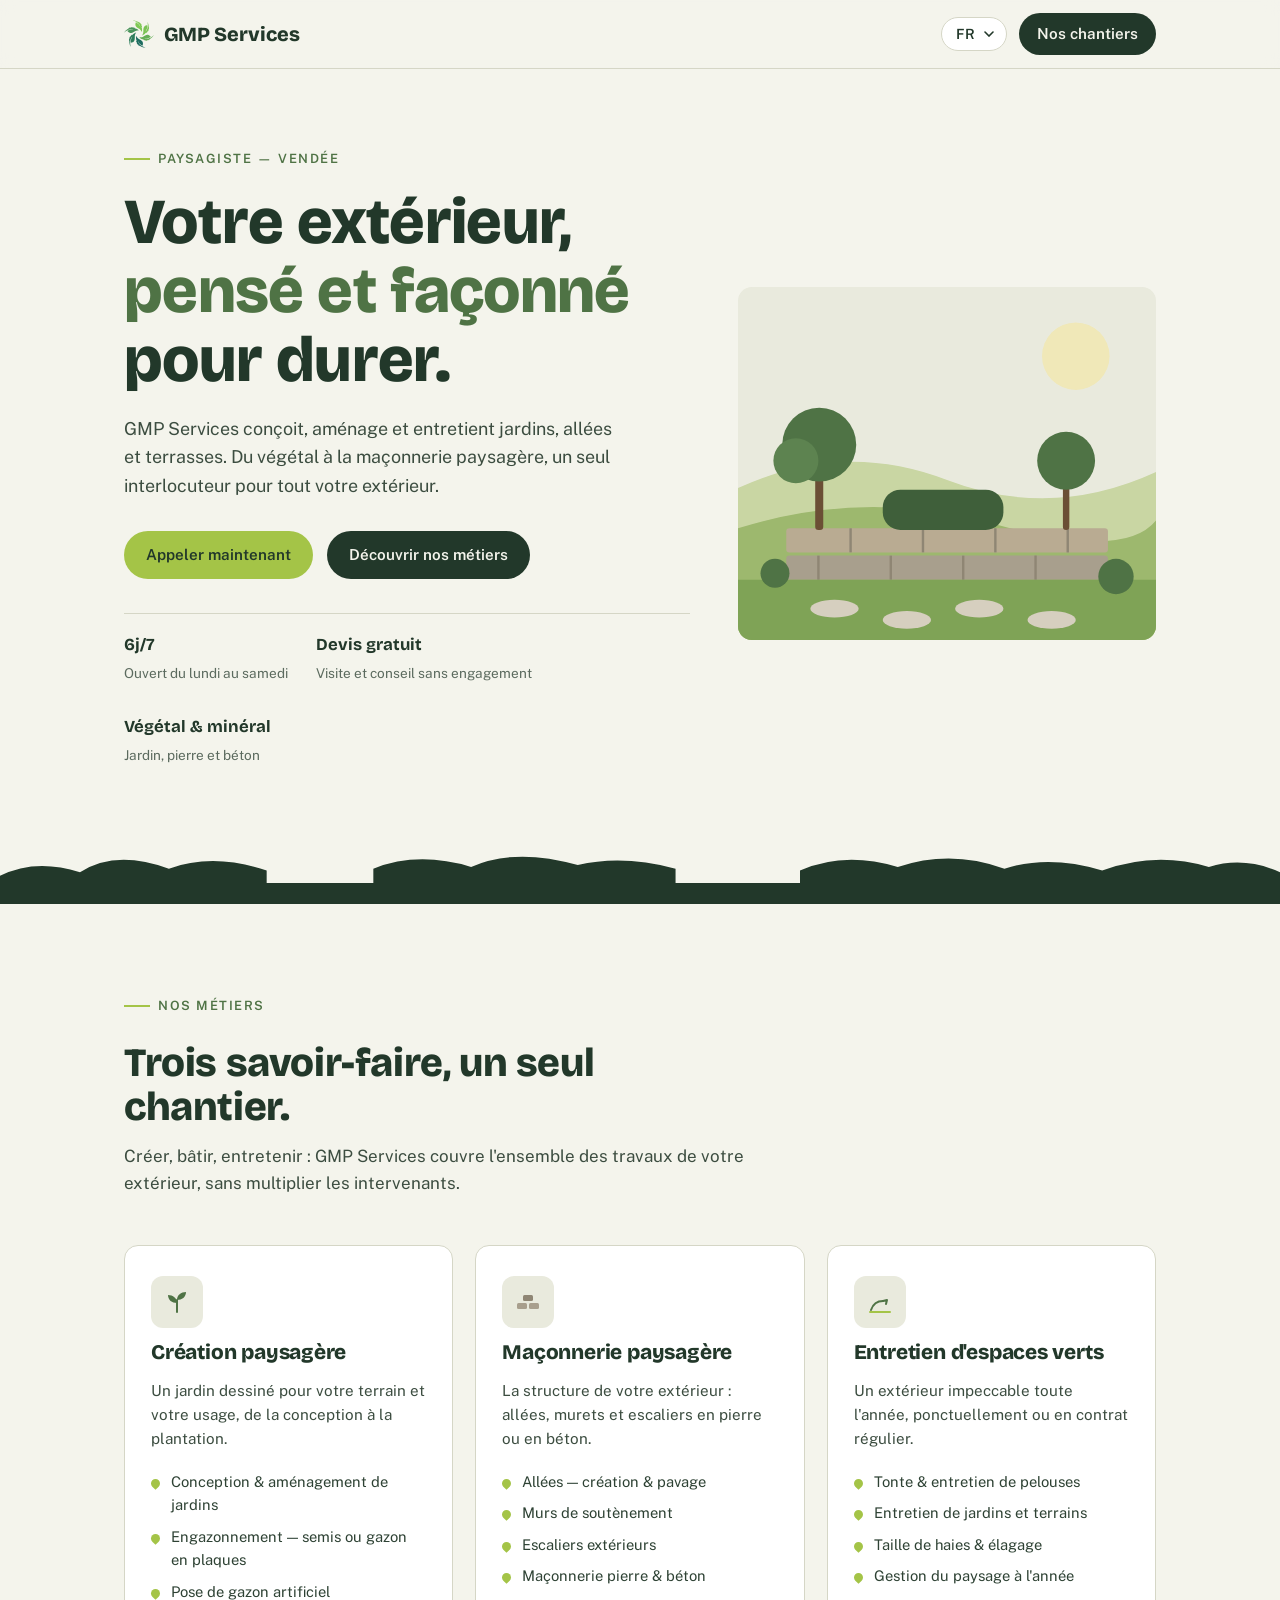
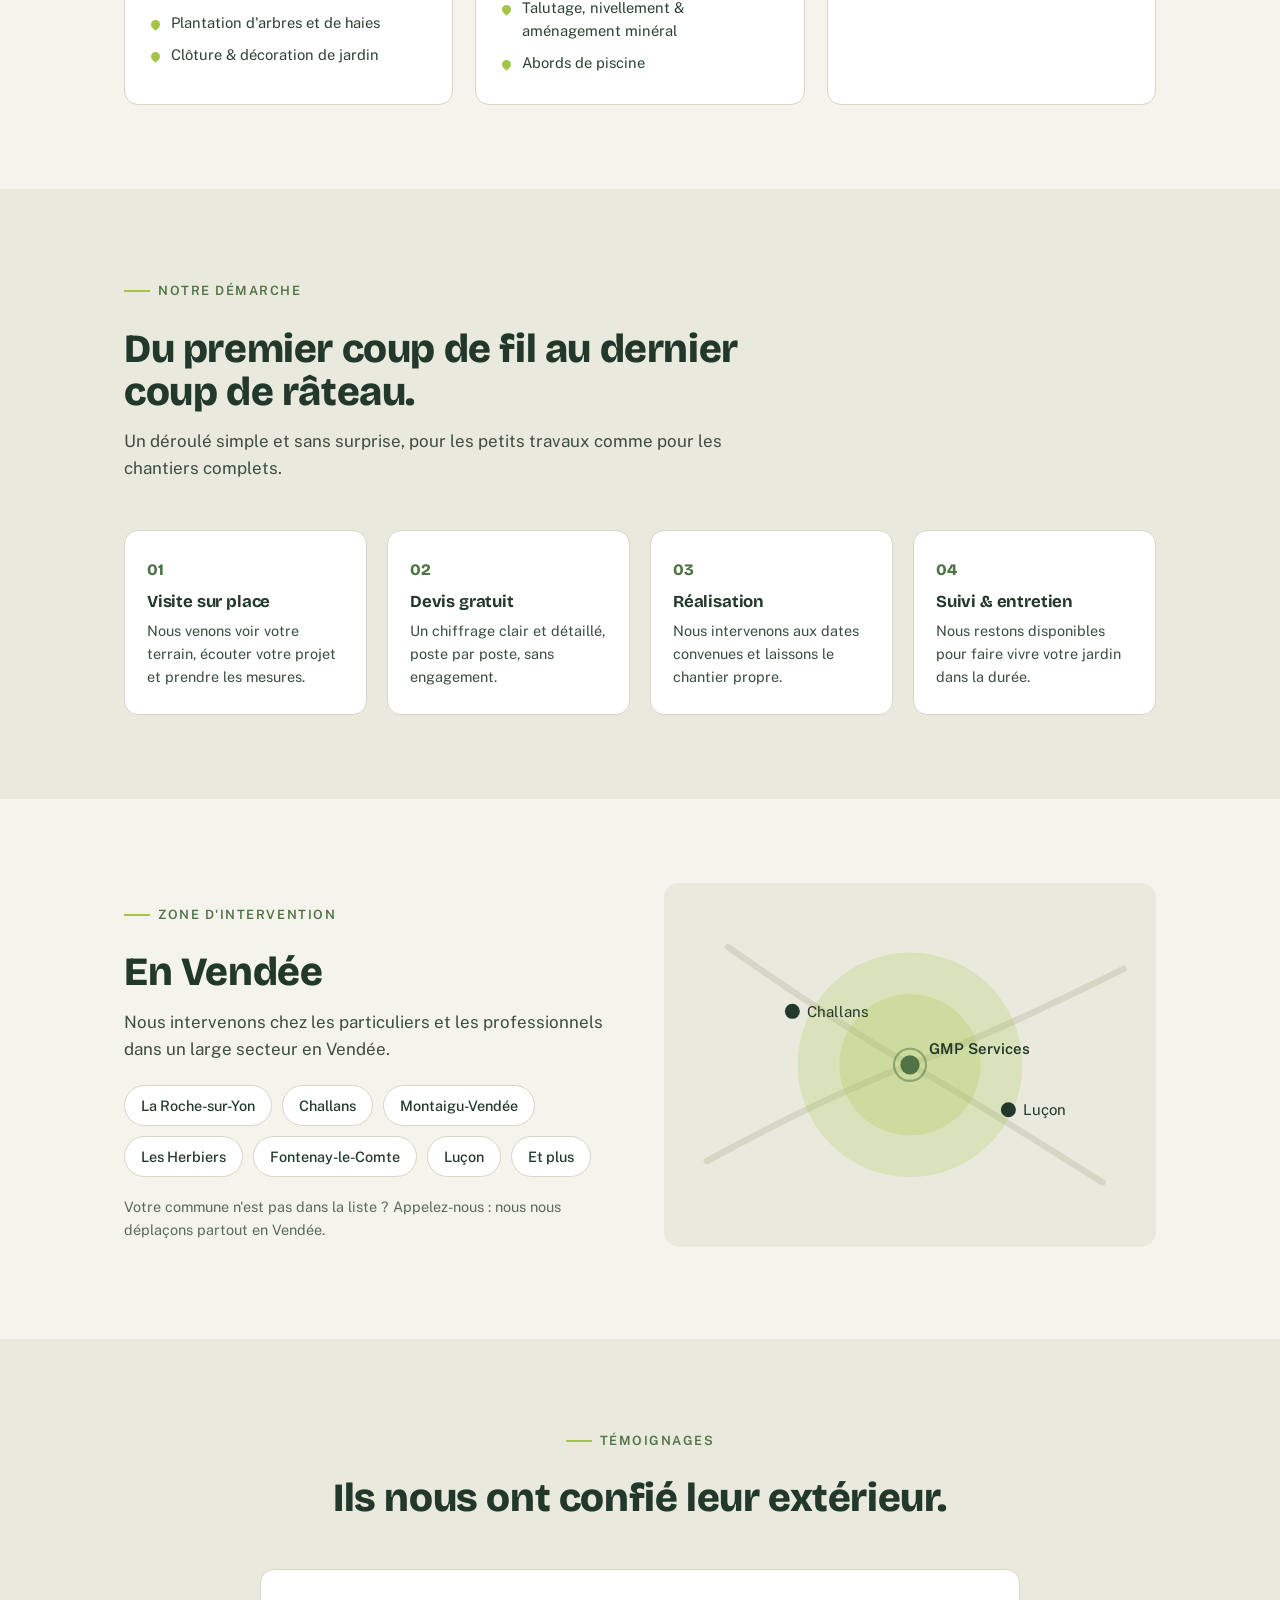
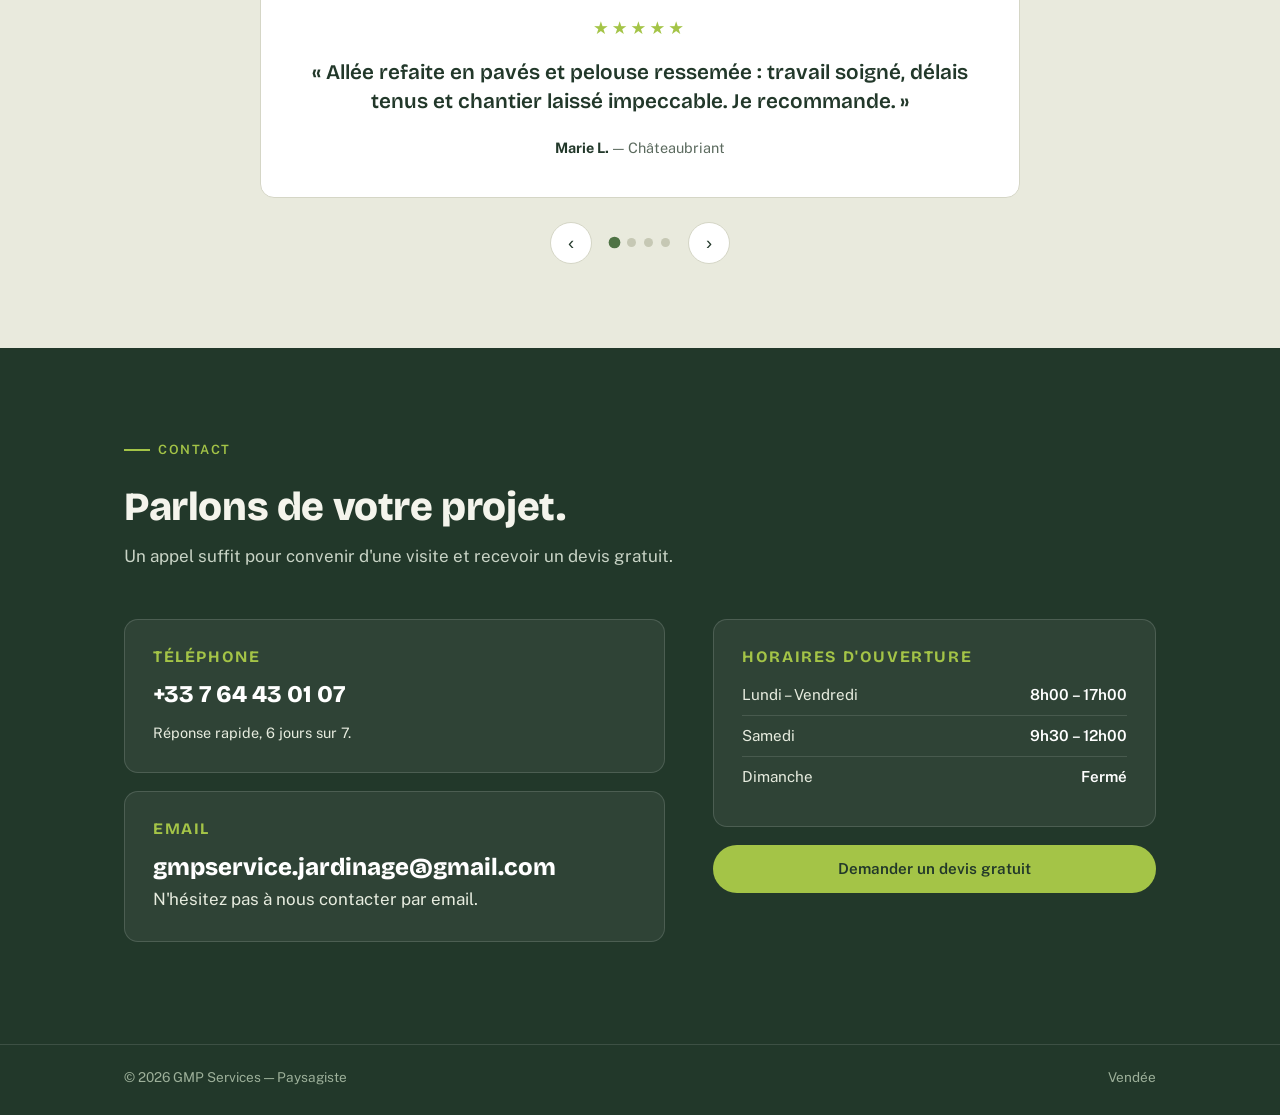
<file: index.html>
<!DOCTYPE html>
<html lang="fr">
<head>
<meta charset="UTF-8">
<meta name="viewport" content="width=device-width, initial-scale=1.0">
<title>GMP Services — Paysagiste entre Châteaubriant et Redon</title>
<meta name="description" content="GMP Services, paysagiste : création de jardins, maçonnerie paysagère et entretien d'espaces verts en Vendée. Ouvert 7j/7 de 8h à 17h. Devis gratuit.">
<link rel="preconnect" href="https://fonts.googleapis.com">
<link rel="preconnect" href="https://fonts.gstatic.com" crossorigin>
<link rel="stylesheet" href="./assets/css/index.css">
<link href="https://fonts.googleapis.com/css2?family=Bricolage+Grotesque:opsz,wght@12..96,400;12..96,600;12..96,800&family=Public+Sans:ital,wght@0,400;0,500;0,600;1,400&display=swap" rel="stylesheet">
<link rel="icon" href="./assets/media/logo.svg" type="image/svg+xml">
</head>
<body>

<header>
  <div class="wrap nav">
    <a class="brand" href="./index.html">
      <img src="./assets/media/logo.svg" alt="GMP Services" width="30" height="30">
      <span>GMP Services</span>
    </a>
    
    <div class="nav-actions">
      <select class="lang" id="lang-select" aria-label="Langue / Language">
        <option value="fr" selected>FR</option>
        <option value="en">EN</option>
      </select>
      <a class="btn" href="./chantiers.html" data-i18n="nav.chantiers">Nos chantiers</a>
    </div>
  </div>
</header>

<main>
  <!-- ============ HERO ============ -->
  <div class="hero">
    <div class="wrap hero-grid">
      <div>
        <span class="eyebrow" data-i18n="hero.eyebrow">Paysagiste — Vendée</span>
        <h1 data-i18n-html="hero.title">Votre extérieur, <em>pensé et façonné</em> pour durer.</h1>
        <p class="lede" data-i18n="hero.lede">GMP Services conçoit, aménage et entretient jardins, allées et terrasses. Du végétal à la maçonnerie paysagère, un seul interlocuteur pour tout votre extérieur.</p>
        <div class="hero-ctas">
          <a class="btn leaf" href="tel:+33764430107" data-i18n="hero.call">Appeler maintenant</a>
          <a class="btn" href="#metiers" data-i18n="hero.discover">Découvrir nos métiers</a>
        </div>
        <div class="hero-facts">
          <div class="fact"><strong data-i18n="fact1.t">7j/7</strong><span data-i18n="fact1.s">Ouvert tous les jours, 8h – 17h</span></div>
          <div class="fact"><strong data-i18n="fact2.t">Devis gratuit</strong><span data-i18n="fact2.s">Visite et conseil sans engagement</span></div>
          <div class="fact"><strong data-i18n="fact3.t">Végétal &amp; minéral</strong><span data-i18n="fact3.s">Jardin, pierre et béton</span></div>
        </div>
      </div>
      <div class="hero-art reveal" aria-hidden="true">
        <svg viewBox="0 0 520 440" xmlns="http://www.w3.org/2000/svg" role="img" aria-label="Illustration d'un jardin aménagé">
          <rect width="520" height="440" rx="14" fill="#e9eadd"/>
          <circle cx="420" cy="86" r="42" fill="#f0e8b8"/>
          <path d="M0 250 Q130 190 260 240 T520 230 V440 H0 Z" fill="#c9d6a3"/>
          <path d="M0 300 Q160 250 320 295 T520 290 V440 H0 Z" fill="#9db86e"/>
          <g>
            <rect x="60" y="300" width="400" height="30" rx="4" fill="#b9ab92"/>
            <rect x="60" y="334" width="400" height="30" rx="4" fill="#a89f8d"/>
            <line x1="140" y1="300" x2="140" y2="330" stroke="#8f8674" stroke-width="3"/>
            <line x1="230" y1="300" x2="230" y2="330" stroke="#8f8674" stroke-width="3"/>
            <line x1="320" y1="300" x2="320" y2="330" stroke="#8f8674" stroke-width="3"/>
            <line x1="410" y1="300" x2="410" y2="330" stroke="#8f8674" stroke-width="3"/>
            <line x1="100" y1="334" x2="100" y2="364" stroke="#8f8674" stroke-width="3"/>
            <line x1="190" y1="334" x2="190" y2="364" stroke="#8f8674" stroke-width="3"/>
            <line x1="280" y1="334" x2="280" y2="364" stroke="#8f8674" stroke-width="3"/>
            <line x1="370" y1="334" x2="370" y2="364" stroke="#8f8674" stroke-width="3"/>
          </g>
          <rect x="0" y="364" width="520" height="76" fill="#7fa356"/>
          <ellipse cx="120" cy="400" rx="30" ry="11" fill="#d6cfbf"/>
          <ellipse cx="210" cy="414" rx="30" ry="11" fill="#d6cfbf"/>
          <ellipse cx="300" cy="400" rx="30" ry="11" fill="#d6cfbf"/>
          <ellipse cx="390" cy="414" rx="30" ry="11" fill="#d6cfbf"/>
          <g>
            <rect x="96" y="220" width="10" height="82" rx="4" fill="#6b4f35"/>
            <circle cx="101" cy="196" r="46" fill="#4f7345"/>
            <circle cx="72" cy="216" r="28" fill="#5d8350"/>
          </g>
          <g>
            <rect x="404" y="238" width="8" height="64" rx="4" fill="#6b4f35"/>
            <circle cx="408" cy="216" r="36" fill="#4f7345"/>
          </g>
          <rect x="180" y="252" width="150" height="50" rx="22" fill="#3f5f3a"/>
          <circle cx="470" cy="360" r="22" fill="#4f7345"/>
          <circle cx="46" cy="356" r="18" fill="#4f7345"/>
        </svg>
      </div>
    </div>

    <svg class="horizon" viewBox="0 0 1440 70" preserveAspectRatio="none" aria-hidden="true">
      <path d="M0 70 V38 Q40 18 90 34 Q130 8 190 30 Q240 12 300 32 L300 46 H420 L420 30 Q470 10 530 28 Q580 6 650 26 Q700 14 760 30 L760 46 H900 L900 32 Q950 10 1010 28 Q1070 8 1130 30 Q1180 14 1240 32 Q1300 10 1360 28 Q1400 16 1440 34 V70 Z" fill="#22382a"/>
    </svg>
  </div>

  <!-- ============ MÉTIERS ============ -->
  <section id="metiers">
    <div class="wrap">
      <div class="sec-head reveal">
        <span class="eyebrow" data-i18n="metiers.eyebrow">Nos métiers</span>
        <h2 data-i18n="metiers.title">Trois savoir-faire, un seul chantier.</h2>
        <p data-i18n="metiers.lede">Créer, bâtir, entretenir : GMP Services couvre l'ensemble des travaux de votre extérieur, sans multiplier les intervenants.</p>
      </div>
      <div class="metiers">
        <article class="metier reveal">
          <div class="icon">
            <svg width="28" height="28" viewBox="0 0 28 28" fill="none" aria-hidden="true">
              <path d="M14 24V12" stroke="#4f7345" stroke-width="2" stroke-linecap="round"/>
              <path d="M14 15c0-5-4-8-9-8 0 5 4 8 9 8Zm0-3c0-5 4-8 9-8 0 5-4 8-9 8Z" fill="#4f7345"/>
            </svg>
          </div>
          <h3 data-i18n="m1.h">Création paysagère</h3>
          <p data-i18n="m1.p">Un jardin dessiné pour votre terrain et votre usage, de la conception à la plantation.</p>
          <ul>
            <li data-i18n="m1.li1">Conception &amp; aménagement de jardins</li>
            <li data-i18n="m1.li2">Engazonnement — semis ou gazon en plaques</li>
            <li data-i18n="m1.li3">Pose de gazon artificiel</li>
            <li data-i18n="m1.li4">Plantation d'arbres et de haies</li>
            <li data-i18n="m1.li5">Clôture &amp; décoration de jardin</li>
          </ul>
        </article>
        <article class="metier reveal">
          <div class="icon">
            <svg width="28" height="28" viewBox="0 0 28 28" fill="none" aria-hidden="true">
              <rect x="3" y="15" width="10" height="6" rx="1.5" fill="#a89f8d"/>
              <rect x="15" y="15" width="10" height="6" rx="1.5" fill="#a89f8d"/>
              <rect x="9" y="7" width="10" height="6" rx="1.5" fill="#8f8674"/>
            </svg>
          </div>
          <h3 data-i18n="m2.h">Maçonnerie paysagère</h3>
          <p data-i18n="m2.p">La structure de votre extérieur : allées, murets et escaliers en pierre ou en béton.</p>
          <ul>
            <li data-i18n="m2.li1">Allées — création &amp; pavage</li>
            <li data-i18n="m2.li2">Murs de soutènement</li>
            <li data-i18n="m2.li3">Escaliers extérieurs</li>
            <li data-i18n="m2.li4">Maçonnerie pierre &amp; béton</li>
            <li data-i18n="m2.li5">Talutage, nivellement &amp; aménagement minéral</li>
            <li data-i18n="m2.li6">Abords de piscine</li>
          </ul>
        </article>
        <article class="metier reveal">
          <div class="icon">
            <svg width="28" height="28" viewBox="0 0 28 28" fill="none" aria-hidden="true">
              <path d="M5 22c2-6 6-9 12-9" stroke="#4f7345" stroke-width="2" stroke-linecap="round" fill="none"/>
              <path d="M17 13l4-1-1 4" stroke="#4f7345" stroke-width="2" stroke-linecap="round" stroke-linejoin="round" fill="none"/>
              <path d="M4 24h20" stroke="#a4c447" stroke-width="2" stroke-linecap="round"/>
            </svg>
          </div>
          <h3 data-i18n="m3.h">Entretien d'espaces verts</h3>
          <p data-i18n="m3.p">Un extérieur impeccable toute l'année, ponctuellement ou en contrat régulier.</p>
          <ul>
            <li data-i18n="m3.li1">Tonte &amp; entretien de pelouses</li>
            <li data-i18n="m3.li2">Entretien de jardins et terrains</li>
            <li data-i18n="m3.li3">Taille de haies &amp; élagage</li>
            <li data-i18n="m3.li4">Gestion du paysage à l'année</li>
          </ul>
        </article>
      </div>
    </div>
  </section>

  <!-- ============ DÉMARCHE ============ -->
  <section id="demarche">
    <div class="wrap">
      <div class="sec-head reveal">
        <span class="eyebrow" data-i18n="dem.eyebrow">Notre démarche</span>
        <h2 data-i18n="dem.title">Du premier coup de fil au dernier coup de râteau.</h2>
        <p data-i18n="dem.lede">Un déroulé simple et sans surprise, pour les petits travaux comme pour les chantiers complets.</p>
      </div>
      <div class="steps">
        <div class="step reveal"><h3 data-i18n="s1.h">Visite sur place</h3><p data-i18n="s1.p">Nous venons voir votre terrain, écouter votre projet et prendre les mesures.</p></div>
        <div class="step reveal"><h3 data-i18n="s2.h">Devis gratuit</h3><p data-i18n="s2.p">Un chiffrage clair et détaillé, poste par poste, sans engagement.</p></div>
        <div class="step reveal"><h3 data-i18n="s3.h">Réalisation</h3><p data-i18n="s3.p">Nous intervenons aux dates convenues et laissons le chantier propre.</p></div>
        <div class="step reveal"><h3 data-i18n="s4.h">Suivi &amp; entretien</h3><p data-i18n="s4.p">Nous restons disponibles pour faire vivre votre jardin dans la durée.</p></div>
      </div>
    </div>
  </section>

  <!-- ============ ZONE ============ -->
  <section id="zone">
    <div class="wrap zone-grid">
      <div class="reveal">
        <span class="eyebrow" data-i18n="zone.eyebrow">Zone d'intervention</span>
        <h2 style="font-size:clamp(1.8rem,3.4vw,2.5rem);font-weight:800;margin:8px 0 14px" data-i18n="zone.title">Entre Châteaubriant et Redon</h2>
        <p style="color:#3c4d40" data-i18n="zone.lede">Nous intervenons chez les particuliers et les professionnels dans un large secteur à cheval sur la Loire-Atlantique et l'Ille-et-Vilaine.</p>
        <div class="zone-list">
          <span>La Roche-sur-Yon</span>
          <span>Challans</span>
          <span>Montaigu-Vendée</span>
          <span>Les Herbiers</span>
          <span>Fontenay-le-Comte</span>
          <span>Luçon</span>
          <span data-i18n="zone.more">Et plus</span>
        </div>
        <p class="zone-note" data-i18n="zone.note">Votre commune n'est pas dans la liste ? Appelez-nous : nous nous déplaçons selon la nature du chantier.</p>
      </div>
      <div class="reveal" aria-hidden="true">
        <svg viewBox="0 0 460 340" xmlns="http://www.w3.org/2000/svg" style="width:100%;height:auto">
          <rect width="460" height="340" rx="14" fill="#e9eadd"/>
          <path d="M40 260 Q150 200 230 170 T430 80" stroke="#d5d6c6" stroke-width="6" fill="none" stroke-linecap="round"/>
          <path d="M60 60 Q160 130 230 170 T410 280" stroke="#d5d6c6" stroke-width="6" fill="none" stroke-linecap="round"/>
          <circle cx="230" cy="170" r="105" fill="#a4c447" opacity=".22"/>
          <circle cx="230" cy="170" r="66" fill="#a4c447" opacity=".25"/>
          <g font-family="Public Sans, sans-serif" font-size="14" fill="#22382a">
            <circle cx="322" cy="212" r="7" fill="#22382a"/>
            <text x="336" y="217">Luçon</text>
            <circle cx="120" cy="120" r="7" fill="#22382a"/>
            <text x="134" y="125">Challans</text>
            <circle cx="230" cy="170" r="9" fill="#4f7345"/>
            <circle cx="230" cy="170" r="15" fill="none" stroke="#4f7345" stroke-width="2" opacity=".5"/>
            <text x="248" y="160" font-weight="600">GMP Services</text>
          </g>
        </svg>
      </div>
    </div>
  </section>

  <!-- ============ TÉMOIGNAGES ============ -->
  <section id="temoignages">
    <div class="wrap">
      <div class="sec-head reveal" style="text-align:center;margin-left:auto;margin-right:auto">
        <span class="eyebrow" style="justify-content:center" data-i18n="testi.eyebrow">Témoignages</span>
        <h2 data-i18n="testi.title">Ils nous ont confié leur extérieur.</h2>
      </div>
      <div class="testi-carousel reveal">
        <div class="testi-track" id="testi-track"><!-- généré par le script --></div>
        <div class="testi-nav">
          <button class="arrow" id="testi-prev" aria-label="Témoignage précédent">‹</button>
          <div class="testi-dots" id="testi-dots"></div>
          <button class="arrow" id="testi-next" aria-label="Témoignage suivant">›</button>
        </div>
      </div>
    </div>
  </section>

  <!-- ============ CONTACT ============ -->
  <section id="contact">
    <div class="wrap">
      <div class="sec-head reveal">
        <span class="eyebrow" data-i18n="contact.eyebrow">Contact</span>
        <h2 data-i18n="contact.title">Parlons de votre projet.</h2>
        <p data-i18n="contact.lede">Un appel suffit pour convenir d'une visite et recevoir un devis gratuit.</p>
      </div>
      <div class="contact-grid">
        <div class="reveal">
          <div class="contact-card">
            <h3 data-i18n="contact.phone">Téléphone</h3>
            <!-- TODO : remplacer par le vrai numéro (lien tel: et texte) -->
            <a href="tel:+33764430107">+33 7 64 43 01 07</a>
            <p style="margin-top:8px;font-size:.9rem" data-i18n="contact.phoneNote">Réponse rapide</p>
          </div>
          <div class="contact-card">
            <h3>Email</h3>
            <a href="mailto:gmpservice.jardinage@gmail.com">gmpservice.jardinage@gmail.com</a>
            <p data-i18n="contact.emailNote">N'hésitez pas à nous contacter par email.</p>
          </div>
        </div>
        <div class="reveal">
          <div class="contact-card">
            <h3 data-i18n="contact.hours">Horaires d'ouverture</h3>
            <table class="hours">
              <tr><td data-i18n="contact.monfri">Lundi – Vendredi</td><td data-i18n="contact.h1">8h00 – 17h00</td></tr>
              <tr><td data-i18n="contact.sat">Samedi</td><td data-i18n="contact.h2">9h30 – 12h00</td></tr>
              <tr><td data-i18n="contact.sun">Dimanche</td><td data-i18n="contact.h3">Fermé</td></tr>
            </table>
          </div>
          <a class="btn leaf" href="tel:+33764430107" style="width:100%;text-align:center" data-i18n="contact.cta">Demander un devis gratuit</a>
        </div>
      </div>
    </div>
  </section>
</main>

<footer>
  <div class="wrap">
    <span data-i18n="footer.left">© 2026 GMP Services — Paysagiste</span>
    <span data-i18n="footer.right">Vendée</span>
  </div>
</footer>

<script src="./assets/js/index.js"></script>

</body>
</html>
</file>
<file: assets/css/index.css>
:root {
  --ink: #22382a;
  /* vert forêt profond */
  --moss: #4f7345;
  /* mousse */
  --leaf: #a4c447;
  /* feuille vive — accent, avec parcimonie */
  --stone: #a89f8d;
  /* pierre */
  --paper: #f4f4ec;
  /* fond, blanc cassé teinté vert */
  --paper-2: #e9eadd;
  /* fond alterné */
  --line: #d5d6c6;
  --radius: 14px;
  --max: 1080px;
}

* {
  margin: 0;
  padding: 0;
  box-sizing: border-box
}

html {
  scroll-behavior: smooth
}

body {
  font-family: "Public Sans", system-ui, sans-serif;
  color: var(--ink);
  background: var(--paper);
  line-height: 1.6;
  font-size: 17px;
}

h1,
h2,
h3 {
  font-family: "Bricolage Grotesque", sans-serif;
  line-height: 1.08;
  letter-spacing: -.01em
}

a {
  color: inherit
}

img {
  max-width: 100%
}

.wrap {
  max-width: var(--max);
  margin: 0 auto;
  padding: 0 24px
}

/* ---------- Header ---------- */
header {
  position: sticky;
  top: 0;
  z-index: 50;
  background: rgba(244, 244, 236, .92);
  backdrop-filter: blur(8px);
  border-bottom: 1px solid var(--line);
}

.nav {
  display: flex;
  align-items: center;
  justify-content: space-between;
  height: 68px;
  gap: 14px
}

.brand {
  display: flex;
  align-items: center;
  gap: 10px;
  text-decoration: none;
  font-family: "Bricolage Grotesque", sans-serif;
  font-weight: 800;
  font-size: 1.25rem
}

.brand svg {
  flex: none
}

.nav ul {
  display: flex;
  gap: 28px;
  list-style: none
}

.nav ul a {
  text-decoration: none;
  font-weight: 500;
  font-size: .95rem;
  opacity: .85
}

.nav ul a:hover {
  opacity: 1;
  color: var(--moss)
}

.nav-actions {
  display: flex;
  align-items: center;
  gap: 12px
}

.btn {
  display: inline-block;
  background: var(--ink);
  color: var(--paper);
  text-decoration: none;
  font-weight: 600;
  padding: 12px 22px;
  border-radius: 999px;
  font-size: .95rem;
  transition: background .2s ease, transform .2s ease;
}

.btn:hover {
  background: var(--moss);
  transform: translateY(-1px)
}

.btn.leaf {
  background: var(--leaf);
  color: var(--ink)
}

.btn.leaf:hover {
  background: #b5d45c
}

.nav .btn {
  padding: 9px 18px
}

.lang {
  font-family: inherit;
  font-size: .88rem;
  font-weight: 600;
  color: var(--ink);
  background: #fff;
  border: 1px solid var(--line);
  border-radius: 999px;
  padding: 8px 30px 8px 14px;
  cursor: pointer;
  appearance: none;
  background-image: url("data:image/svg+xml;charset=utf-8,%3Csvg xmlns='http://www.w3.org/2000/svg' width='10' height='6'%3E%3Cpath d='M1 1l4 4 4-4' stroke='%2322382a' stroke-width='1.6' fill='none' stroke-linecap='round'/%3E%3C/svg%3E");
  background-repeat: no-repeat;
  background-position: right 12px center;
}

.lang:hover {
  border-color: var(--moss)
}

@media(max-width:820px) {
  .nav ul {
    display: none
  }
}

/* ---------- Hero ---------- */
.hero {
  padding: 72px 0 0;
  position: relative;
  overflow: hidden
}

.hero-grid {
  display: grid;
  grid-template-columns: 1.15fr .85fr;
  gap: 48px;
  align-items: center
}

@media(max-width:820px) {
  .hero-grid {
    grid-template-columns: 1fr
  }
}

.eyebrow {
  display: inline-flex;
  align-items: center;
  gap: 8px;
  font-size: .8rem;
  font-weight: 600;
  text-transform: uppercase;
  letter-spacing: .12em;
  color: var(--moss);
  margin-bottom: 18px;
}

.eyebrow::before {
  content: "";
  width: 26px;
  height: 2px;
  background: var(--leaf)
}

.hero h1 {
  font-size: clamp(2.4rem, 5.4vw, 4rem);
  font-weight: 800;
  margin-bottom: 20px
}

.hero h1 em {
  font-style: normal;
  color: var(--moss)
}

.hero p.lede {
  font-size: 1.12rem;
  max-width: 46ch;
  margin-bottom: 30px;
  color: #3c4d40
}

.hero-ctas {
  display: flex;
  gap: 14px;
  flex-wrap: wrap;
  margin-bottom: 34px
}

.hero-facts {
  display: flex;
  gap: 28px;
  flex-wrap: wrap;
  padding: 18px 0;
  border-top: 1px solid var(--line)
}

.fact strong {
  display: block;
  font-family: "Bricolage Grotesque", sans-serif;
  font-size: 1.05rem
}

.fact span {
  font-size: .85rem;
  color: #5b6a5e
}

.hero-art {
  position: relative
}

.hero-art svg {
  width: 100%;
  height: auto;
  display: block;
  border-radius: var(--radius)
}

/* Horizon divider — signature */
.horizon {
  display: block;
  width: 100%;
  height: auto;
  margin-top: 56px
}

/* ---------- Sections ---------- */
section {
  padding: 84px 0
}

.sec-head {
  max-width: 640px;
  margin-bottom: 48px
}

.sec-head h2 {
  font-size: clamp(1.8rem, 3.4vw, 2.5rem);
  font-weight: 800;
  margin: 8px 0 14px
}

.sec-head p {
  color: #3c4d40
}

/* ---------- Métiers (services) ---------- */
#metiers {
  background: var(--paper)
}

.metiers {
  display: grid;
  grid-template-columns: repeat(3, 1fr);
  gap: 22px
}

@media(max-width:900px) {
  .metiers {
    grid-template-columns: 1fr
  }
}

.metier {
  background: #fff;
  border: 1px solid var(--line);
  border-radius: var(--radius);
  padding: 30px 26px;
  display: flex;
  flex-direction: column;
  gap: 14px;
  transition: transform .25s ease, box-shadow .25s ease;
}

.metier:hover {
  transform: translateY(-4px);
  box-shadow: 0 14px 30px rgba(34, 56, 42, .10)
}

.metier .icon {
  width: 52px;
  height: 52px;
  border-radius: 12px;
  display: grid;
  place-items: center;
  background: var(--paper-2);
}

.metier h3 {
  font-size: 1.3rem;
  font-weight: 800
}

.metier p {
  font-size: .95rem;
  color: #3c4d40
}

.metier ul {
  list-style: none;
  margin-top: 4px;
  display: flex;
  flex-direction: column;
  gap: 8px
}

.metier li {
  font-size: .92rem;
  padding-left: 20px;
  position: relative;
  color: #2e4234;
}

.metier li::before {
  content: "";
  position: absolute;
  left: 0;
  top: 9px;
  width: 9px;
  height: 9px;
  border-radius: 50% 50% 50% 0;
  background: var(--leaf);
  transform: rotate(-45deg);
}

/* ---------- Démarche ---------- */
#demarche {
  background: var(--paper-2)
}

.steps {
  display: grid;
  grid-template-columns: repeat(4, 1fr);
  gap: 20px;
  counter-reset: step
}

@media(max-width:900px) {
  .steps {
    grid-template-columns: repeat(2, 1fr)
  }
}

@media(max-width:560px) {
  .steps {
    grid-template-columns: 1fr
  }
}

.step {
  background: #fff;
  border: 1px solid var(--line);
  border-radius: var(--radius);
  padding: 26px 22px
}

.step::before {
  counter-increment: step;
  content: counter(step, decimal-leading-zero);
  font-family: "Bricolage Grotesque", sans-serif;
  font-weight: 800;
  font-size: 1rem;
  color: var(--moss);
  display: block;
  margin-bottom: 10px;
}

.step h3 {
  font-size: 1.05rem;
  margin-bottom: 8px
}

.step p {
  font-size: .9rem;
  color: #3c4d40
}

/* ---------- Zone ---------- */
.zone-grid {
  display: grid;
  grid-template-columns: 1fr 1fr;
  gap: 48px;
  align-items: center
}

@media(max-width:820px) {
  .zone-grid {
    grid-template-columns: 1fr
  }
}

.zone-list {
  display: flex;
  flex-wrap: wrap;
  gap: 10px;
  margin-top: 22px
}

.zone-list span {
  background: #fff;
  border: 1px solid var(--line);
  border-radius: 999px;
  padding: 8px 16px;
  font-size: .9rem;
  font-weight: 500;
}

.zone-note {
  margin-top: 18px;
  font-size: .9rem;
  color: #5b6a5e
}

/* ---------- Témoignages ---------- */
#temoignages {
  background: var(--paper-2)
}

.testi-carousel {
  position: relative;
  max-width: 760px;
  margin: 0 auto
}

.testi-track {
  display: flex;
  overflow-x: auto;
  scroll-snap-type: x mandatory;
  scrollbar-width: none;
  -webkit-overflow-scrolling: touch;
}

.testi-track::-webkit-scrollbar {
  display: none
}

.testi {
  flex: 0 0 100%;
  scroll-snap-align: center;
  background: #fff;
  border: 1px solid var(--line);
  border-radius: var(--radius);
  padding: 44px 48px 38px;
  text-align: center;
}

@media(max-width:560px) {
  .testi {
    padding: 34px 24px 30px
  }
}

.testi .stars {
  color: var(--leaf);
  font-size: 1.1rem;
  letter-spacing: 3px;
  margin-bottom: 16px
}

.testi blockquote {
  font-family: "Bricolage Grotesque", sans-serif;
  font-weight: 600;
  font-size: clamp(1.05rem, 2vw, 1.3rem);
  line-height: 1.4;
  margin-bottom: 20px;
}

.testi blockquote::before {
  content: "« "
}

.testi blockquote::after {
  content: " »"
}

html[lang="en"] .testi blockquote::before {
  content: "“"
}

html[lang="en"] .testi blockquote::after {
  content: "”"
}

.testi .who {
  font-size: .9rem;
  color: #5b6a5e
}

.testi .who strong {
  color: var(--ink)
}

.testi-nav {
  display: flex;
  justify-content: center;
  align-items: center;
  gap: 18px;
  margin-top: 24px
}

.testi-nav .arrow {
  width: 42px;
  height: 42px;
  border-radius: 50%;
  border: 1px solid var(--line);
  cursor: pointer;
  background: #fff;
  color: var(--ink);
  font-size: 1.15rem;
  display: grid;
  place-items: center;
  transition: background .2s ease, color .2s ease;
}

.testi-nav .arrow:hover {
  background: var(--ink);
  color: #fff
}

.testi-dots {
  display: flex;
  gap: 8px
}

.testi-dots button {
  width: 9px;
  height: 9px;
  border-radius: 50%;
  border: none;
  cursor: pointer;
  background: #c6c8b4;
  padding: 0;
  transition: transform .2s ease, background .2s ease
}

.testi-dots button.active {
  background: var(--moss);
  transform: scale(1.3)
}

/* ---------- Contact ---------- */
#contact {
  background: var(--ink);
  color: var(--paper)
}

#contact .sec-head h2 {
  color: var(--paper)
}

#contact .sec-head p {
  color: #c9d4c6
}

#contact .eyebrow {
  color: var(--leaf)
}

.contact-grid {
  display: grid;
  grid-template-columns: 1.1fr .9fr;
  gap: 48px
}

@media(max-width:820px) {
  .contact-grid {
    grid-template-columns: 1fr
  }
}

.contact-card {
  background: rgba(255, 255, 255, .06);
  border: 1px solid rgba(255, 255, 255, .14);
  border-radius: var(--radius);
  padding: 28px;
  margin-bottom: 18px;
}

.contact-card h3 {
  font-size: 1rem;
  text-transform: uppercase;
  letter-spacing: .1em;
  color: var(--leaf);
  margin-bottom: 10px
}

.contact-card p {
  color: #e7ecdf
}

.contact-card a {
  color: #fff;
  font-family: "Bricolage Grotesque", sans-serif;
  font-weight: 800;
  font-size: 1.5rem;
  text-decoration: none
}

.contact-card a:hover {
  color: var(--leaf)
}

.hours {
  width: 100%;
  border-collapse: collapse;
  font-size: .95rem
}

.hours td {
  padding: 8px 0;
  border-bottom: 1px solid rgba(255, 255, 255, .12);
  color: #e7ecdf
}

.hours td:last-child {
  text-align: right;
  font-weight: 600;
  color: #fff
}

.hours tr:last-child td {
  border-bottom: none
}

footer {
  background: var(--ink);
  color: #9db09a;
  font-size: .85rem;
  border-top: 1px solid rgba(255, 255, 255, .12)
}

footer .wrap {
  display: flex;
  justify-content: space-between;
  gap: 16px;
  flex-wrap: wrap;
  padding-top: 22px;
  padding-bottom: 26px
}

/* ---------- Reveal ---------- */
.reveal {
  opacity: 0;
  transform: translateY(18px);
  transition: opacity .6s ease, transform .6s ease
}

.reveal.in {
  opacity: 1;
  transform: none
}

@media (prefers-reduced-motion: reduce) {
  html {
    scroll-behavior: auto
  }

  .reveal {
    opacity: 1;
    transform: none;
    transition: none
  }

  .metier:hover {
    transform: none
  }
}

@media  screen and (max-width: 560px) {
  .brand, .contact-card a {
    font-size: 1rem!important;
  }
  .brand span {
    display: none!important;
  }
  .btn{
    padding: 12px!important;
  }
}
</file>
